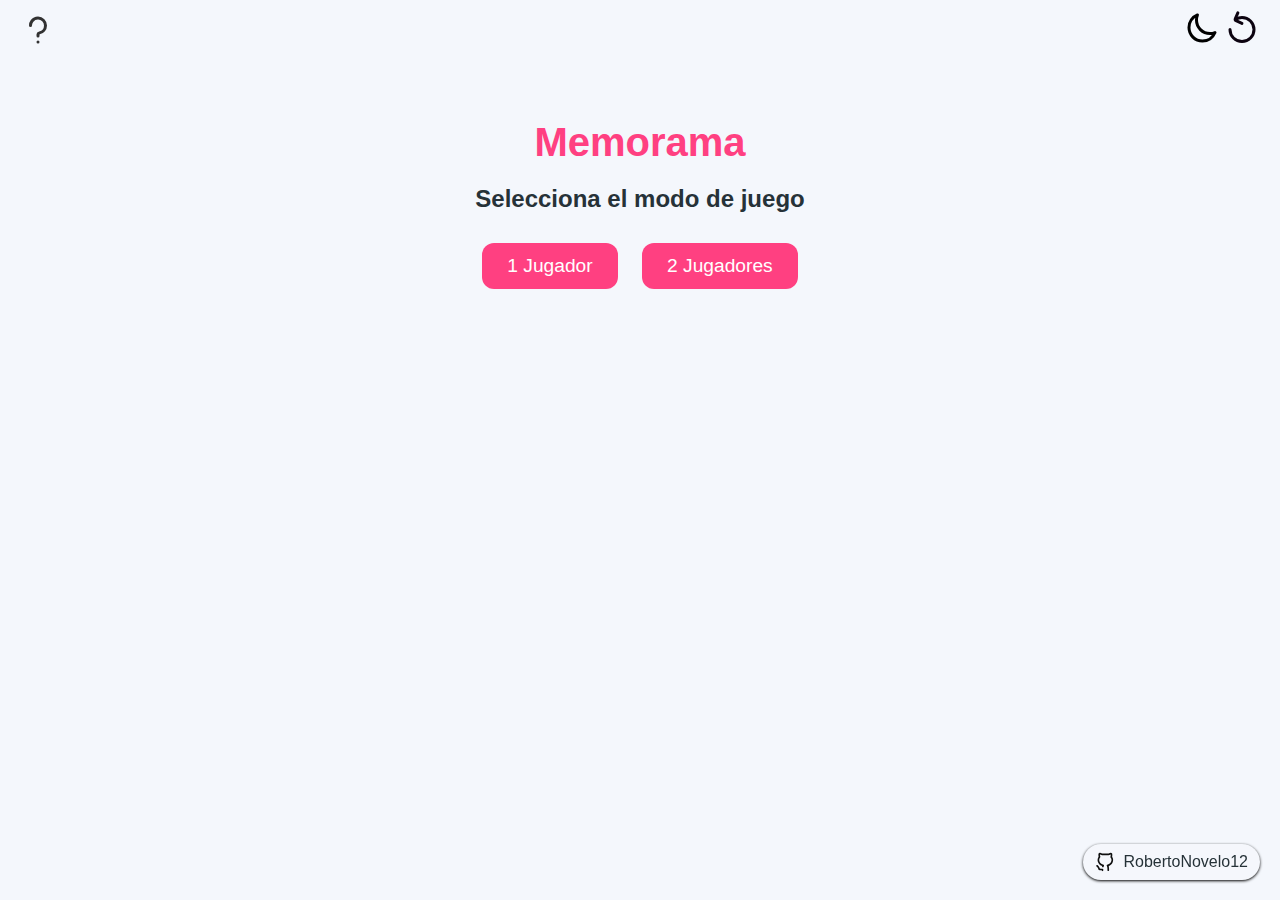
<file: index.html>
<!DOCTYPE html>
<html lang="es">
<head>
    <meta charset="UTF-8">
    <meta name="viewport" content="width=device-width, initial-scale=1.0">
    <title>Memorama</title>
    <script>
        
        (function() {
            const savedTheme = localStorage.getItem('theme');
            const prefersDark = window.matchMedia('(prefers-color-scheme: dark)').matches;
            const initialTheme = savedTheme || (prefersDark ? 'dark' : 'light');
            document.documentElement.className = initialTheme;
        })();
    </script>
    <link rel="stylesheet" href="css/styles.css">
</head>
<body>

    
    <div class="top-controls">
        
        <div class="left-controls">
            
            <img id="go-to-instructions" class="control-icon" src="image/help-icon.svg" alt="Instrucciones">
            
            
            <button id="back-button" class="hidden">
                <img src="image/back-icon.svg" alt="Regresar" class="control-icon">
            </button>
        </div>
        
        
        <div class="right-controls">
            
            <img id="theme-toggle" class="control-icon" src="image/moon-icon.svg" alt="Modo oscuro">
            
            
            <img id="reset-game" class="control-icon" src="image/reload-icon.svg" alt="Reiniciar">
        </div>
    </div>

    
    <div id="start-screen">
        <h1>Memorama</h1>
        <h2>Selecciona el modo de juego</h2>
        <button id="one-player">1 Jugador</button>
        <button id="two-players">2 Jugadores</button>
    </div>

    
    <div id="game-container" class="hidden">
        <div id="turn-display"></div>
        <h2 id="turn-indicator"></h2>
        <div id="board"></div>
    </div>

    
    <div id="game-stats" style="display: none;">
        <div id="player1-stats" class="player-stats"></div>
        <div id="player2-stats" class="player-stats"></div>
        <div id="timer" class="timer"></div>
    </div>

    <div class="github-footer">
        <a href="https://github.com/RobertoNovelo12" target="_blank" rel="noopener noreferrer">
            <img src="image/github-icon.svg" alt="GitHub" class="github-icon">
            <span>RobertoNovelo12</span>
        </a>
    </div>

    
    <script src="js/theme-logic.js"></script>
    <script src="js/main.js" type="module"></script>

</body>
</html>
</file>
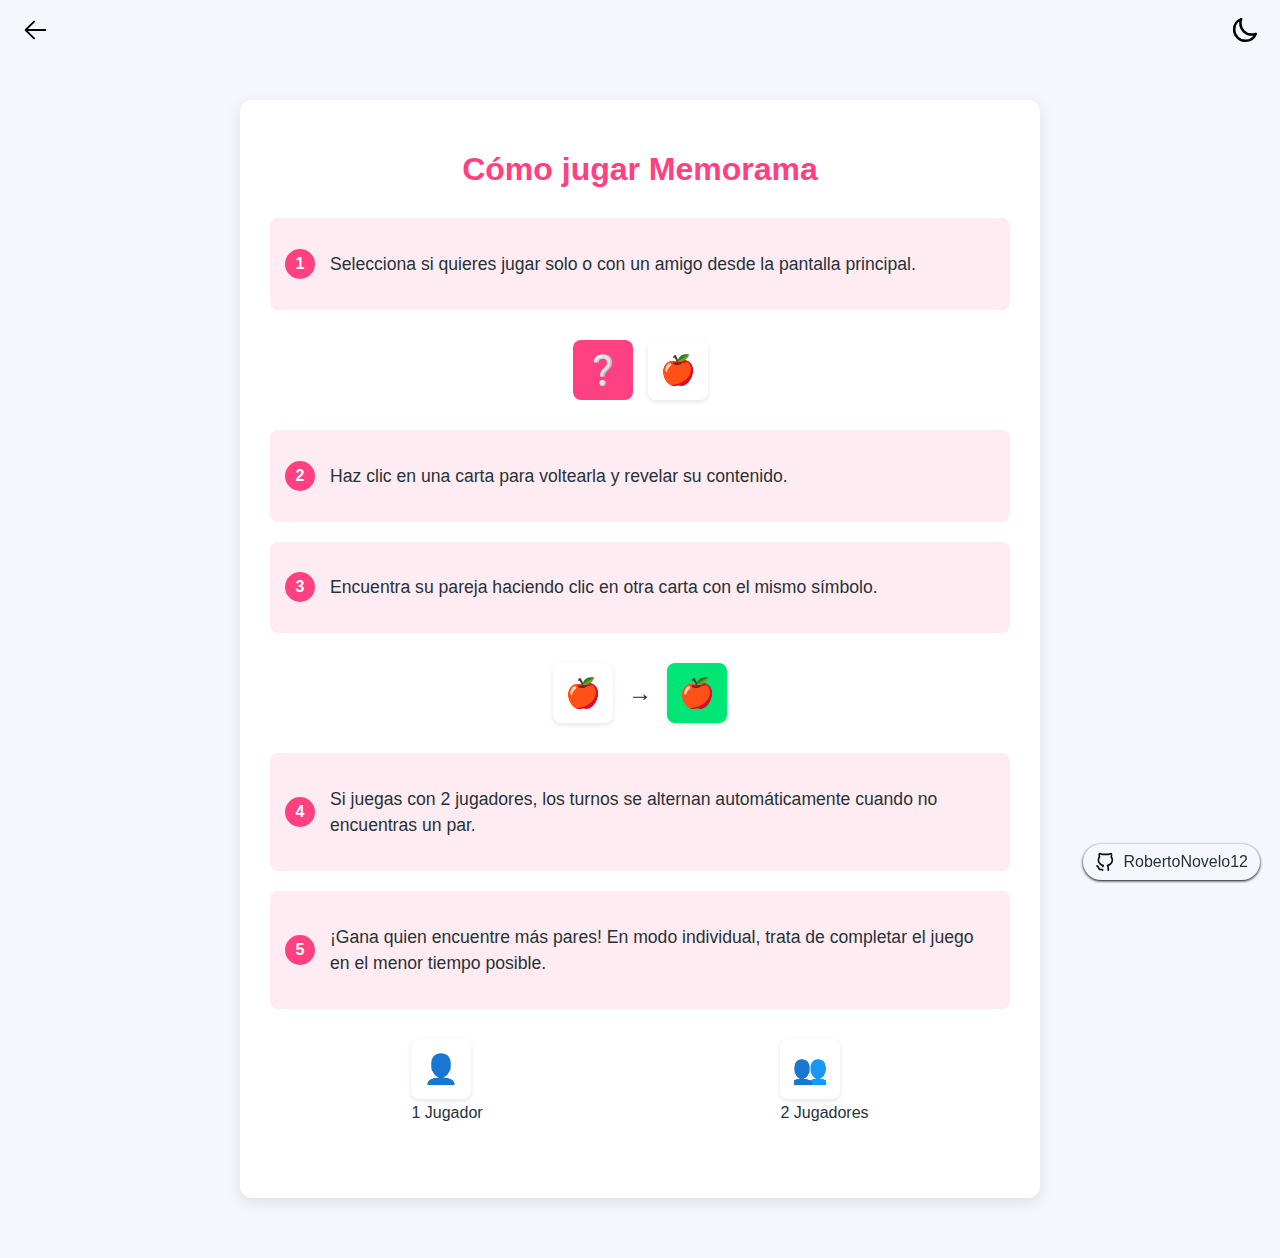
<file: instructions.html>
<!DOCTYPE html>
<html lang="es">
<head>
    <meta charset="UTF-8">
    <meta name="viewport" content="width=device-width, initial-scale=1.0">
    <title>Instrucciones - Memorama</title>
    <style>
        
        body {
            font-family: 'Arial', sans-serif;
            margin: 0;
            padding: 0;
            transition: background-color 0.3s, color 0.3s;
        }
        
        .light {
            background-color: #f4f7fc;
            color: #263238;
            --card-bg: #ffffff;
            --primary-color: #ff4081;
            --text-color: #263238;
            --step-bg: rgba(255, 64, 129, 0.1);
        }
        
        .dark {
            background-color: #1c1c1c;
            color: #fafafa;
            --card-bg: #424242;
            --primary-color: #ff4081;
            --text-color: #fafafa;
            --step-bg: rgba(255, 64, 129, 0.2);
        }
        
        
        .top-controls {
            display: flex;
            justify-content: space-between;
            align-items: center;
            padding: 15px 20px;
            position: fixed;
            top: 0;
            left: 0;
            right: 0;
            z-index: 100;
        }
        
        .back-button {
            display: flex;
            align-items: center;
            text-decoration: none;
        }
        
        .control-icon {
            width: 30px;
            height: 30px;
            cursor: pointer;
            transition: transform 0.3s;
        }
        
        .control-icon:hover {
            transform: scale(1.1);
        }
        
        
        .instructions-page {
            max-width: 800px;
            margin: 80px auto 40px;
            padding: 20px;
        }
        
        .instructions-container {
            background-color: var(--card-bg);
            border-radius: 12px;
            padding: 30px;
            box-shadow: 0 4px 15px rgba(0, 0, 0, 0.1);
        }
        
        .instructions-title {
            color: var(--primary-color);
            text-align: center;
            margin-bottom: 30px;
            font-size: 2rem;
        }
        
        
        .instruction-step {
            display: flex;
            align-items: center;
            margin-bottom: 20px;
            padding: 15px;
            background-color: var(--step-bg);
            border-radius: 8px;
            transition: all 0.3s;
        }
        
        .step-number {
            display: inline-flex;
            align-items: center;
            justify-content: center;
            width: 30px;
            height: 30px;
            background-color: var(--primary-color);
            color: white;
            border-radius: 50%;
            margin-right: 15px;
            font-weight: bold;
            flex-shrink: 0;
        }
        
        .step-text {
            color: var(--text-color);
            font-size: 1.1rem;
            line-height: 1.5;
        }
        
        
        .card-example {
            display: flex;
            justify-content: center;
            margin: 30px 0;
            gap: 15px;
        }
        
        .example-card {
            width: 60px;
            height: 60px;
            display: flex;
            align-items: center;
            justify-content: center;
            border-radius: 8px;
            font-size: 1.8rem;
            transition: all 0.3s;
        }
        
        .card-back-example {
            background-color: var(--primary-color);
            color: white;
        }
        
        .card-front-example {
            background-color: white;
            box-shadow: 0 2px 5px rgba(0,0,0,0.1);
        }
        
        
        .dark .control-icon {
            filter: invert(1) brightness(1.5);
        }

        .github-footer {
            position: fixed;
            bottom: 20px;
            right: 20px;
            display: flex;
            align-items: center;
            z-index: 1000;
        }

    .github-footer a {
        display: flex;
        align-items: center;
        gap: 8px;
        text-decoration: none;
        color: var(--color-text-light);
        font-size: 1rem;
        background: rgba(255, 255, 255, 0.1);
        padding: 8px 12px;
        border-radius: 20px;
        transition: all 0.3s ease;
        backdrop-filter: blur(20px);
        box-shadow: 0 1px 3px black;
    }

    .github-footer a:hover {
    background: rgba(255, 255, 255, 0.2);
    transform: scale(1.05);
    }
        
        .github-icon {
            width: 20px;
            height: 20px;
        }
        
        .dark-mode .github-icon {
            filter: invert(1);
        }

        @media (max-width: 768px) {
            .github-footer a span {
        display: none;
        }
        
        .github-footer a {
            padding: 8px;
        }
}
    </style>
</head>
<body class="light">

    
    <div class="top-controls">
        
        <a href="index.html" class="back-button">
            <img src="image/back-icon.svg" alt="Volver" class="control-icon">
        </a>
        
        
        <img id="theme-toggle" class="control-icon" src="image/moon-icon.svg" alt="Modo oscuro">
    </div>

    
    <main class="instructions-page">
        
        <div class="instructions-container">
            <h1 class="instructions-title">Cómo jugar Memorama</h1>
            
            <div class="instructions-content">
                <div class="instruction-step">
                    <span class="step-number">1</span>
                    <p class="step-text">Selecciona si quieres jugar solo o con un amigo desde la pantalla principal.</p>
                </div>
                
                
                <div class="card-example">
                    <div class="example-card card-back-example">❔</div>
                    <div class="example-card card-front-example">🍎</div>
                </div>
                
                <div class="instruction-step">
                    <span class="step-number">2</span>
                    <p class="step-text">Haz clic en una carta para voltearla y revelar su contenido.</p>
                </div>
                
                <div class="instruction-step">
                    <span class="step-number">3</span>
                    <p class="step-text">Encuentra su pareja haciendo clic en otra carta con el mismo símbolo.</p>
                </div>
                
                
                <div class="card-example">
                    <div class="example-card card-front-example">🍎</div>
                    <div style="display: flex; align-items: center; font-size: 1.5rem;">→</div>
                    <div class="example-card card-front-example" style="background-color: #00e676; color: white;">🍎</div>
                </div>
                
                <div class="instruction-step">
                    <span class="step-number">4</span>
                    <p class="step-text">Si juegas con 2 jugadores, los turnos se alternan automáticamente cuando no encuentras un par.</p>
                </div>
                
                <div class="instruction-step">
                    <span class="step-number">5</span>
                    <p class="step-text">¡Gana quien encuentre más pares! En modo individual, trata de completar el juego en el menor tiempo posible.</p>
                </div>
                
                
                <div class="card-example" style="justify-content: space-around;">
                    <div style="text-align: center;">
                        <div class="example-card card-front-example">👤</div>
                        <p style="margin-top: 5px; color: var(--text-color);">1 Jugador</p>
                    </div>
                    <div style="text-align: center;">
                        <div class="example-card card-front-example">👥</div>
                        <p style="margin-top: 5px; color: var(--text-color);">2 Jugadores</p>
                    </div>
                </div>
            </div>
        </div>

        <div class="github-footer">
            <a href="https://github.com/RobertoNovelo12" target="_blank" rel="noopener noreferrer">
                <img src="image/github-icon.svg" alt="GitHub" class="github-icon">
                <span>RobertoNovelo12</span>
            </a>
        </div>
    </main>

    
    <script>
        
        function applyTheme(isDark) {
            document.body.classList.remove('light', 'dark');
            document.body.classList.add(isDark ? 'dark' : 'light');
            
            
            const themeIcon = document.getElementById('theme-toggle');
            themeIcon.src = isDark ? 'image/sun-icon.svg' : 'image/moon-icon.svg';
            
            
            localStorage.setItem('theme', isDark ? 'dark' : 'light');
        }
        
        
        const savedTheme = localStorage.getItem('theme');
        const prefersDark = window.matchMedia('(prefers-color-scheme: dark)').matches;
        const initialTheme = savedTheme ? savedTheme === 'dark' : prefersDark;
        
        applyTheme(initialTheme);
        
        
        document.getElementById('theme-toggle').addEventListener('click', () => {
            const isDark = document.body.classList.contains('dark');
            applyTheme(!isDark);
        });
    </script>
</body>
</html>
</file>
<file: css/styles.css>
:root {
    
    --background-color-light: #f4f7fc; 
    --background-color-dark: #1c1c1c; 
    --primary-color: #ff4081; 
    --button-background: #ff80ab; 
    --button-hover: #f50057; 
    --font-color-light: #263238; 
    --font-color-dark: #fafafa; 
    --icon-color-light: #00796b; 
    --icon-color-dark: #80cbc4; 
    --card-bg-light: #ffffff; 
    --card-bg-dark: #424242; 
    --success-color: #00e676; 
    
    
    --border-radius: 12px; 
    --button-size: 36px; 
    --card-size: 100px; 
    --board-gap: 12px; 
    
    
    --transition-duration: 0.4s; 
}

* {
    box-sizing: border-box;
    margin: 0;
    padding: 0;
}

html, body {
    height: 100%;
    font-family: 'Arial', sans-serif;
    overflow-y: hidden;
}




html.light {
    background-color: var(--background-color-light);
    color: var(--font-color-light);
    --card-bg: var(--card-bg-light);
    --font-color: var(--font-color-light);
    --icon-color: var(--icon-color-light);
}

html.dark {
    background-color: var(--background-color-dark);
    color: var(--font-color-dark);
    --card-bg: var(--card-bg-dark);
    --font-color: var(--font-color-dark);
    --icon-color: var(--icon-color-dark);
}




.top-controls {
    position: fixed;
    top: 0;
    left: 0;
    right: 0;
    display: flex;
    justify-content: space-between;
    align-items: center;
    padding: 10px 20px;
    z-index: 100;
}




#start-screen {
    text-align: center;
    max-width: 800px;
    margin: 80px auto 0;
    padding: 40px 20px;
}

#start-screen h1 {
    font-size: 2.5rem;
    margin-bottom: 20px;
    color: var(--primary-color);
}

#start-screen h2 {
    font-size: 1.5rem;
    margin-bottom: 30px;
}

#start-screen button {
    padding: 12px 25px;
    font-size: 1.2rem;
    margin: 0 10px;
    background-color: var(--primary-color);
    color: white;
    border: none;
    border-radius: var(--border-radius);
    cursor: pointer;
    transition: background-color var(--transition-duration);
}

#start-screen button:hover {
    background-color: #1565c0;
}




#game-container {
    display: none;
    max-width: 800px;
    margin: 80px auto 20px;
    padding: 20px;
}

#game-container.visible {
    display: block;
    animation: slide-up 0.5s ease-out forwards;
}

@keyframes slide-up {
    from { 
        transform: translateY(50px);
        opacity: 0;
    }
    to { 
        transform: translateY(0);
        opacity: 1;
    }
}




#board {
    display: grid;
    grid-template-columns: repeat(4, 1fr);
    gap: var(--board-gap);
    justify-items: center;
    margin: 30px auto;
    max-width: calc((var(--card-size) + var(--board-gap)) * 4);
    visibility: visible !important; 
}




.card {
    width: var(--card-size);
    height: var(--card-size);
    perspective: 1000px;
    cursor: pointer;
}

.card-inner {
    position: relative;
    width: 100%;
    height: 100%;
    transition: transform 0.6s;
    transform-style: preserve-3d;
    border-radius: var(--border-radius);
    box-shadow: 0 4px 8px rgba(0, 0, 0, 0.2);
}

.card.flipped .card-inner {
    transform: rotateY(180deg);
}

.card-face {
    position: absolute;
    width: 100%;
    height: 100%;
    backface-visibility: hidden;
    display: flex;
    align-items: center;
    justify-content: center;
    border-radius: var(--border-radius);
    font-size: 2.5rem;
}

.card-front {
    background-color: var(--card-bg);
    color: var(--font-color);
    transform: rotateY(180deg);
}

.card-back {
    background-color: var(--primary-color);
    color: white;
}


.card.matched .card-front {
    background-color: var(--success-color);
    color: white;
    animation: matchAnimation 0.6s ease forwards;
}

@keyframes matchAnimation {
    0% { transform: rotateY(180deg) scale(1); box-shadow: 0 0 0 0 rgba(76, 175, 80, 0.7); }
    50% { transform: rotateY(180deg) scale(1.1); box-shadow: 0 0 20px 10px rgba(76, 175, 80, 0.4); }
    100% { transform: rotateY(180deg) scale(1); box-shadow: 0 0 0 0 rgba(76, 175, 80, 0.4); }
}




#turn-indicator {
    text-align: center;
    margin-bottom: 15px;
    font-size: 1.2rem;
    color: var(--primary-color);
}

.player-stats {
    padding: 8px 15px;
    border-radius: var(--border-radius);
    transition: all 0.3s ease;
}

.timer {
    font-weight: bold;
    display: flex;
    align-items: center;
}

#turn-display {
    display: flex;
    justify-content: center;
    align-items: center;
    gap: 20px;
    margin: 20px auto;
    padding: 15px;
    max-width: 400px;
    background-color: var(--card-bg);
    border-radius: var(--border-radius);
    box-shadow: 0 2px 5px rgba(0,0,0,0.1);
}

.player-turn {
    padding: 12px 24px;
    border-radius: var(--border-radius);
    background-color: rgba(30, 136, 229, 0.1);
    transition: all 0.3s ease;
    font-weight: bold;
}

.player-turn.active {
    background-color: var(--primary-color);
    color: white;
    transform: scale(1.05);
    box-shadow: 0 4px 8px rgba(30, 136, 229, 0.3);
    animation: pulse 1.5s infinite;
}

.vs {
    font-weight: bold;
    color: var(--primary-color);
}

@keyframes pulse {
    0% { transform: scale(1); }
    50% { transform: scale(1.05); }
    100% { transform: scale(1); }
}

.solo-player {
    padding: 12px 24px;
    border-radius: var(--border-radius);
    background-color: var(--primary-color);
    color: white;
    font-weight: bold;
}

#game-stats {
    position: fixed;
    top: 60px;
    left: 0;
    right: 0;
    display: none;
    justify-content: space-around;
    align-items: center;
    padding: 10px 20px;
    z-index: 99;
    box-shadow: 0 2px 5px rgba(0,0,0,0.1);  
}

#game-container {
    position: relative;
    margin-top: 120px;
    padding: 20px;
    max-width: 800px;
    margin-left: auto;
    margin-right: auto;
    z-index: 100;
}

.highlight {
    color: var(--primary-color);
    font-weight: bold;
    text-decoration: underline;
}



.control-icon {
    width: var(--button-size);
    height: var(--button-size);
    cursor: pointer;
    transition: transform var(--transition-duration), opacity var(--transition-duration);
}


.light .control-icon {
    filter: none;
}

.dark .control-icon {
    filter: invert(1) brightness(1.5);
}



#back-button {
    display: none; 
    align-items: center;
    padding: 0;
    background: none;
    border: none;
    cursor: pointer;
    transition: all var(--transition-duration);
    margin-left: 15px;
}


#back-button .control-icon {
    width: var(--button-size);
    height: var(--button-size);
}

#back-button:hover {
    opacity: 0.7;
    transform: scale(1.1);
}


.top-controls {
    position: fixed;
    top: 0;
    left: 0;
    right: 0;
    display: flex;
    justify-content: space-between;
    align-items: center;
    padding: 10px 20px;
    z-index: 100;
}

.left-controls {
    display: flex;
    gap: 15px;
    align-items: center;
    position: relative; 
}






.instructions-page {
    max-width: 800px;
    margin: 80px auto 20px;
    padding: 20px;
}

.instructions-container {
    background-color: var(--card-bg);
    padding: 30px;
    border-radius: var(--border-radius);
    box-shadow: 0 4px 8px rgba(0, 0, 0, 0.1);
}

.instructions-title {
    color: var(--primary-color);
    margin-bottom: 30px;
    text-align: center;
}

.instruction-step {
    display: flex;
    align-items: center;
    margin-bottom: 20px;
    padding: 15px;
    background-color: rgba(30, 136, 229, 0.1);
    border-radius: var(--border-radius);
}

.step-number {
    display: inline-flex;
    align-items: center;
    justify-content: center;
    width: 30px;
    height: 30px;
    background-color: var(--primary-color);
    color: white;
    border-radius: 50%;
    margin-right: 15px;
    font-weight: bold;
}

.step-text {
    flex: 1;
    color: var(--font-color);
}

.github-footer {
    position: fixed;
    bottom: 20px;
    right: 20px;
    display: flex;
    align-items: center;
    z-index: 1000;
}

.github-footer a {
display: flex;
align-items: center;
gap: 8px;
text-decoration: none;
color: var(--color-text-light);
font-size: 1rem;
background: rgba(255, 255, 255, 0.1);
padding: 8px 12px;
border-radius: 20px;
transition: all 0.3s ease;
backdrop-filter: blur(20px);
box-shadow: 0 1px 3px black;
}

.github-footer a:hover {
background: rgba(255, 255, 255, 0.2);
transform: scale(1.05);
}

.github-icon {
    width: 20px;
    height: 20px;
}

.dark-mode .github-icon {
    filter: invert(1);
}







@media (max-width: 768px) {
    
    
    
    #start-screen {
        margin: 40px auto;
        padding: 20px 10px;
    }

    #start-screen h1 {
        font-size: 1.8rem;
    }

    #start-screen h2 {
        font-size: 1.2rem;
    }

    #start-screen button {
        padding: 10px 20px;
        font-size: 1rem;
    }

    
    
    
    #game-container {
        max-width: 100%;
        margin-top: 60px;
        padding: 20px 10px;
    }

    
    
    
    #board {
        display: grid;
        grid-template-columns: repeat(4, 1fr); 
        gap: var(--board-gap);
        justify-items: center;
        margin: 30px auto;
        max-width: 100%; 
    }

    
    
    
    .card {
        width: 90px; 
        height: 90px;
    }

    .card-inner {
        transition: transform 0.4s;
    }

    .card-face {
        font-size: 1.8rem;
    }

    
    
    
    #turn-display {
        padding: 10px;
        max-width: 90%;
    }

    .player-turn {
        padding: 8px 16px;
    }

    
    
    
    #back-button {
        display: flex;
        align-items: center;
        display: none;
    }

    
    
    
    .instructions-page {
        margin: 40px auto;
        padding: 15px 10px;
    }

    .instructions-container {
        padding: 20px;
    }

    .instruction-step {
        padding: 10px;
    }

    .step-number {
        width: 25px;
        height: 25px;
        margin-right: 10px;
    }

    .step-text {
        font-size: 1rem;
    }

    
    
    
    .top-controls {
        padding: 8px 15px;
    }

    .left-controls {
        gap: 10px;
    }

    .github-footer a span {
        display: none;
        }
        
        .github-footer a {
            padding: 8px;
        }
}



@media (max-width: 480px) {
    
    
    
    #start-screen h1 {
        font-size: 1.6rem;
    }

    #start-screen h2 {
        font-size: 1rem;
    }

    #start-screen button {
        padding: 8px 18px;
        font-size: 0.9rem;
    }

    
    
    
    #game-container {
        padding: 15px 5px;
    }

    
    
    
    #board {
        grid-template-columns: repeat(4, 1fr); 
        max-width: 100%;
    }

    
    
    
    .card {
        width: 70px; 
        height: 70px;
    }

    .card-inner {
        transition: transform 0.3s;
    }

    .card-face {
        font-size: 1.6rem;
    }

    
    
    
    #turn-display {
        padding: 8px;
        max-width: 100%;
    }

    .player-turn {
        padding: 6px 14px;
    }

    
    
    
    .control-icon {
        width: 30px;
        height: 30px;
    }

    #back-button {
        display: none;
    }

    
    
    
    .instructions-page {
        margin: 30px auto;
        padding: 10px;
    }

    .instructions-container {
        padding: 15px;
    }

    .instruction-step {
        padding: 8px;
    }

    .step-number {
        width: 20px;
        height: 20px;
        margin-right: 8px;
    }

    .step-text {
        font-size: 0.9rem;
    }
}
</file>
